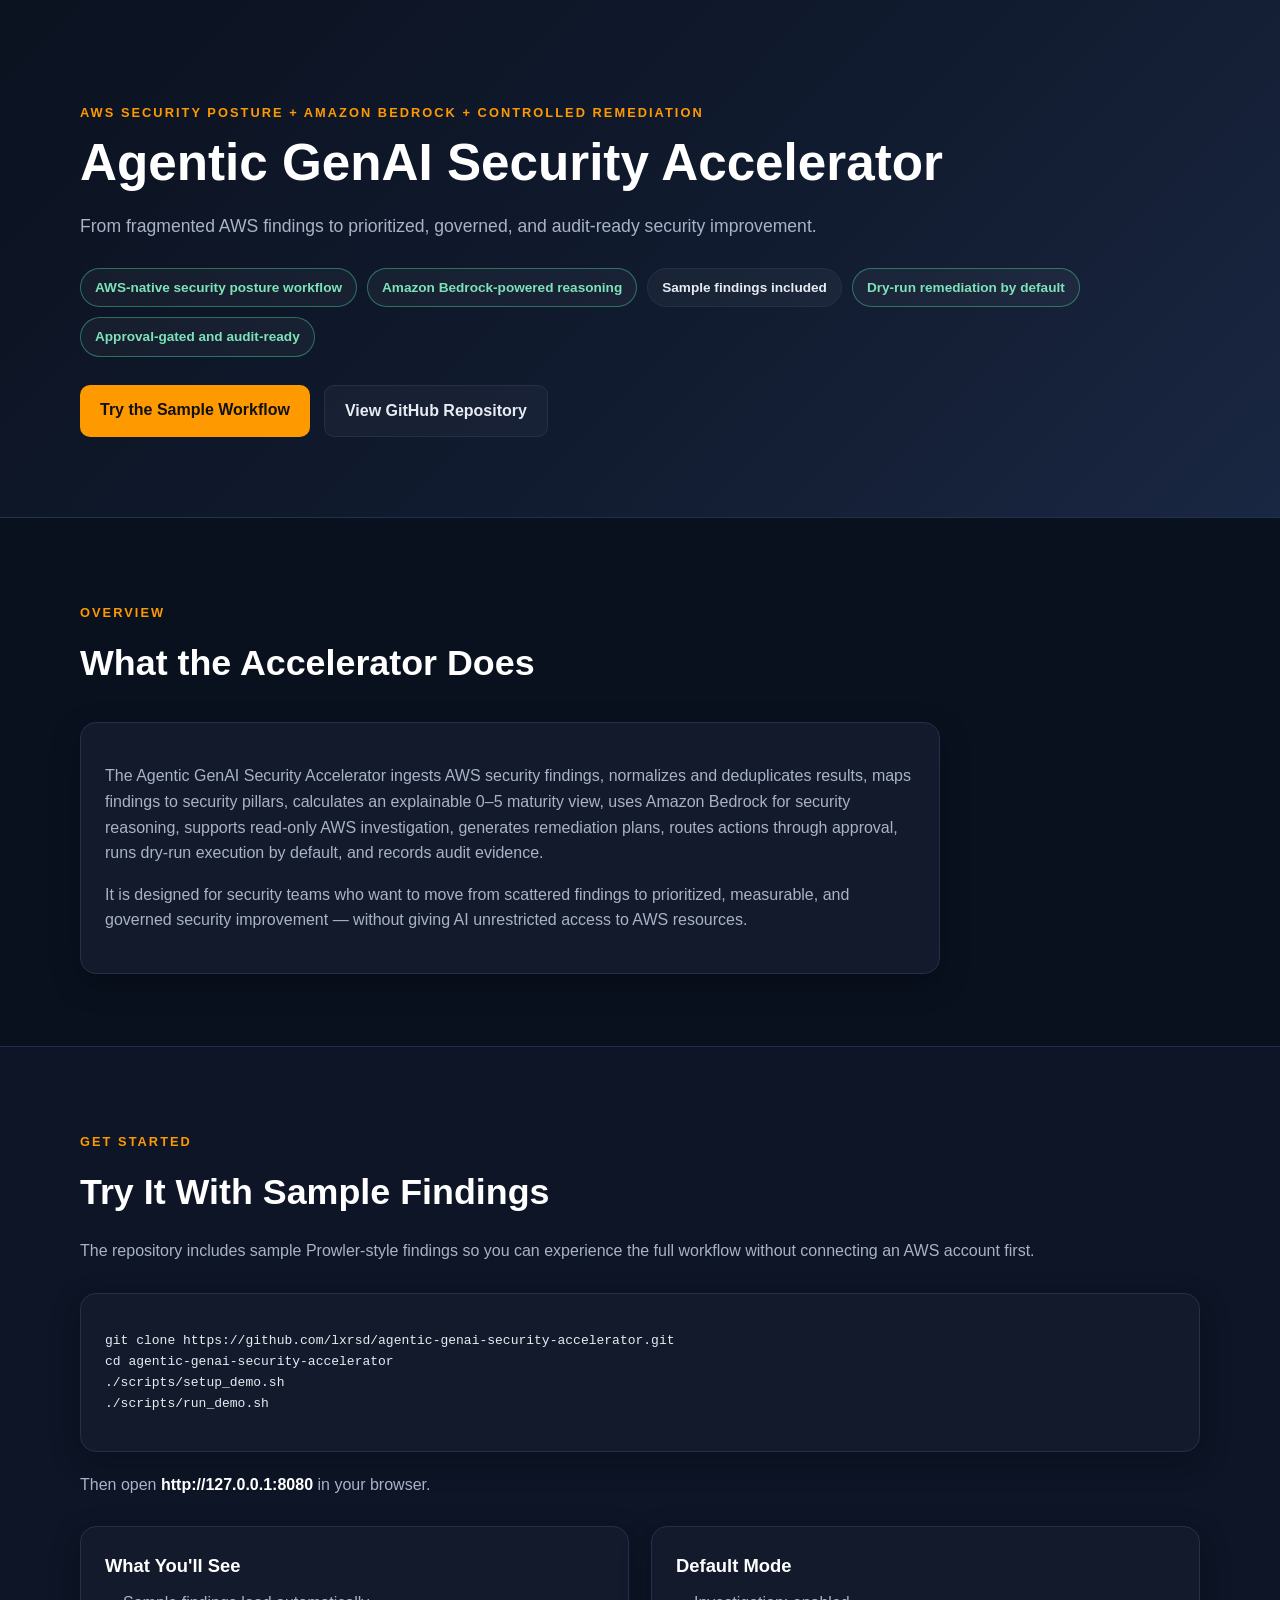
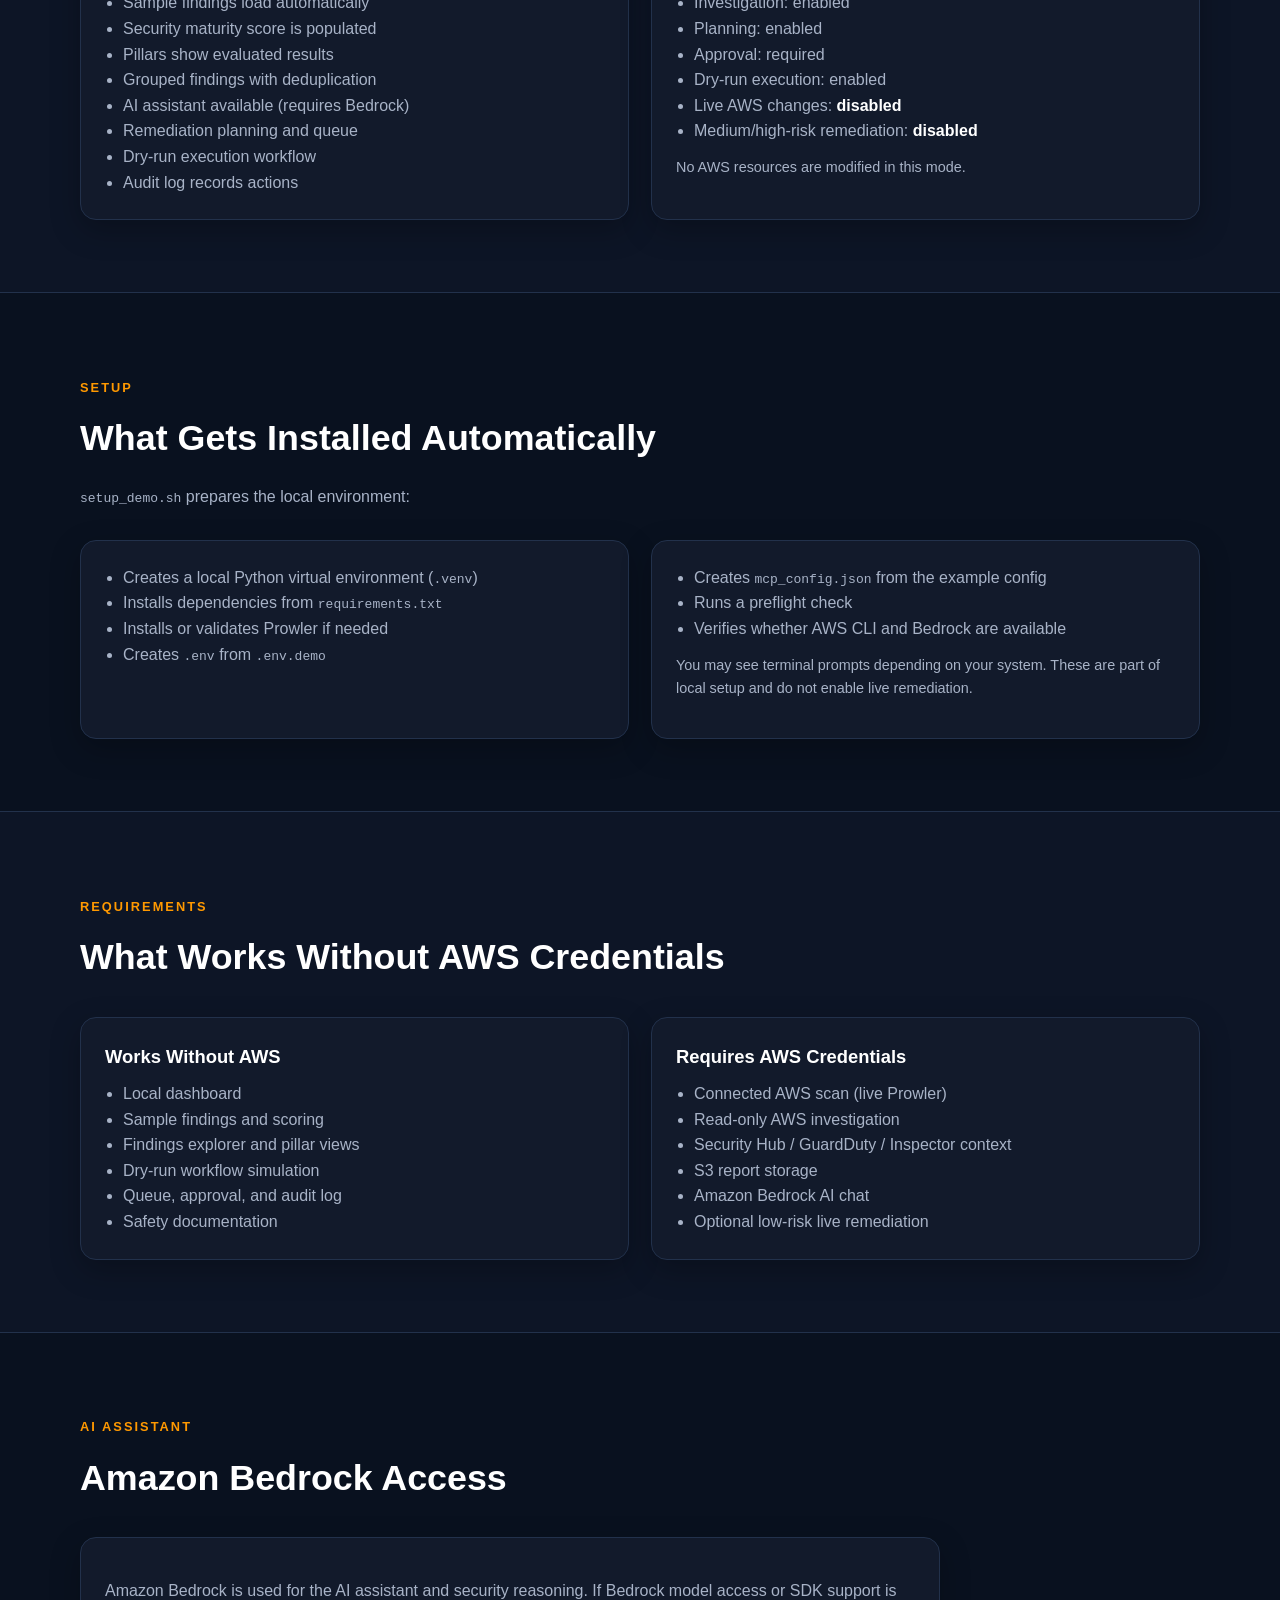
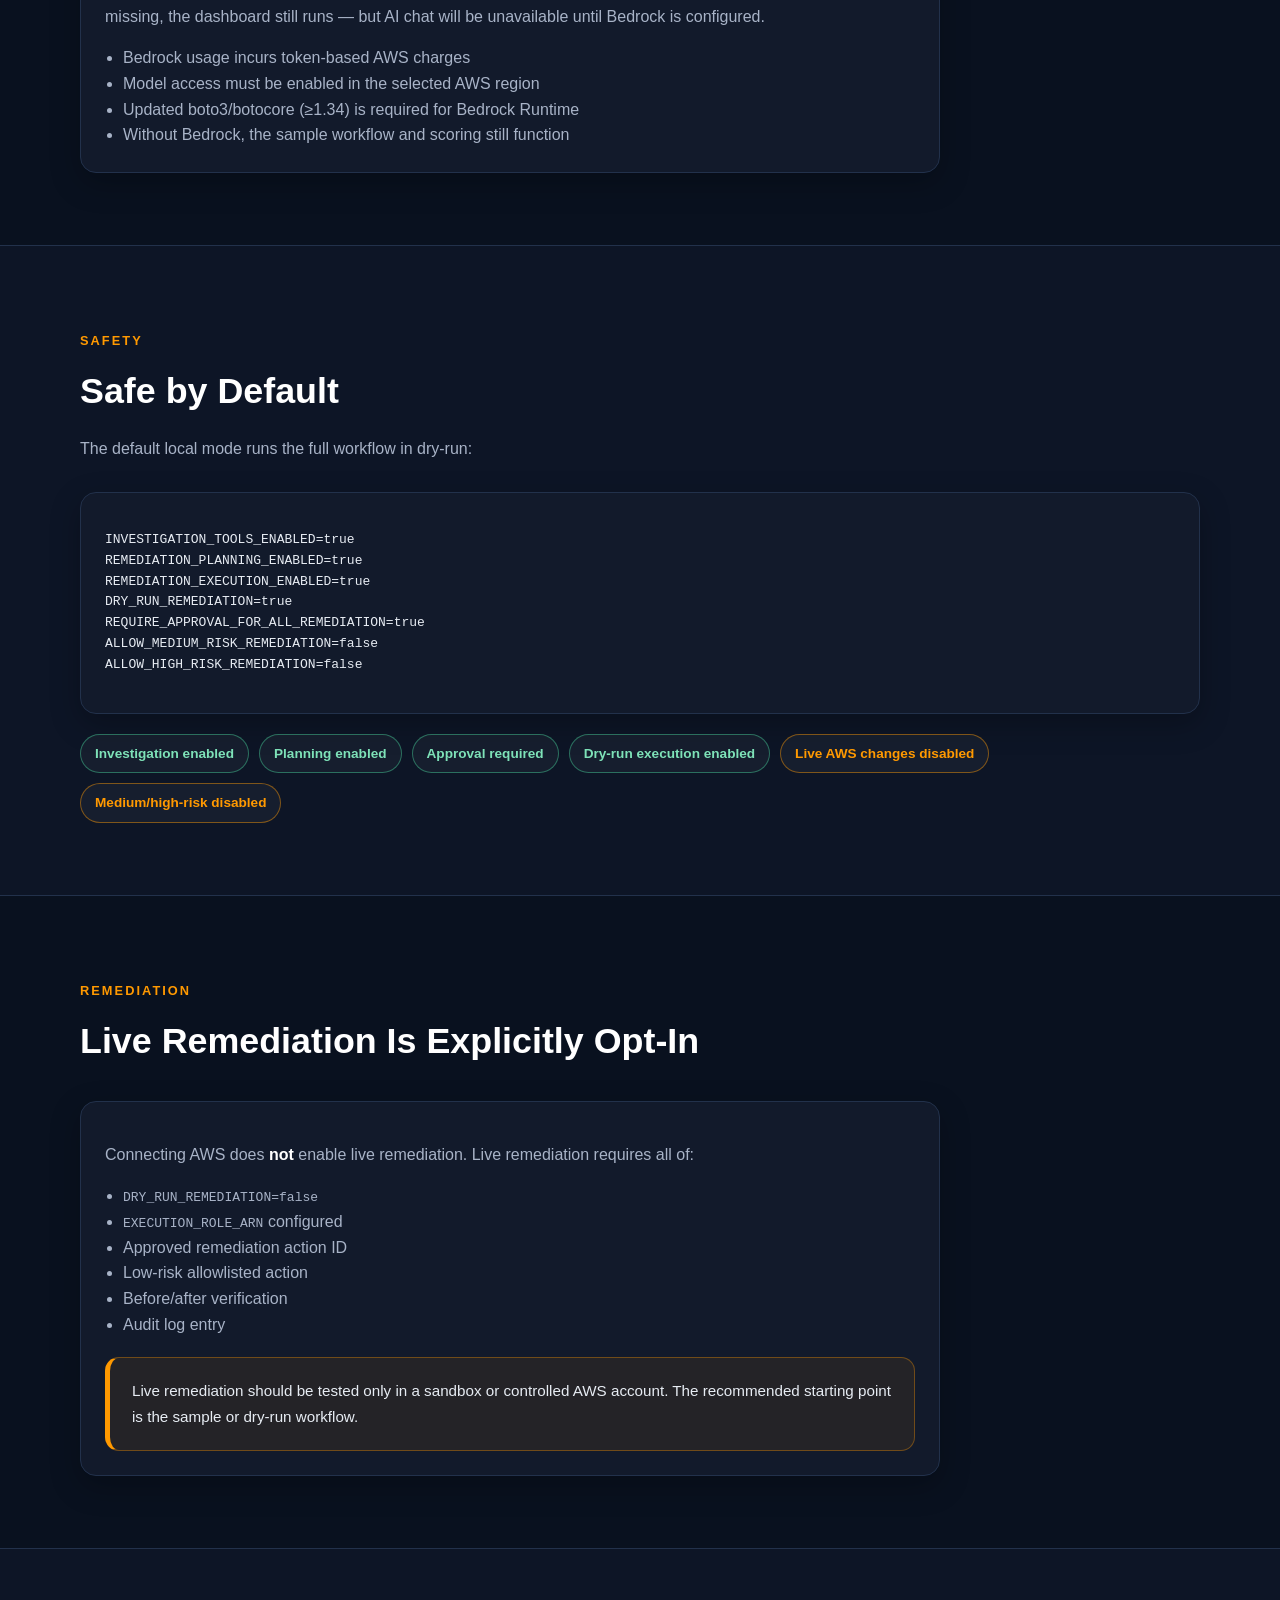
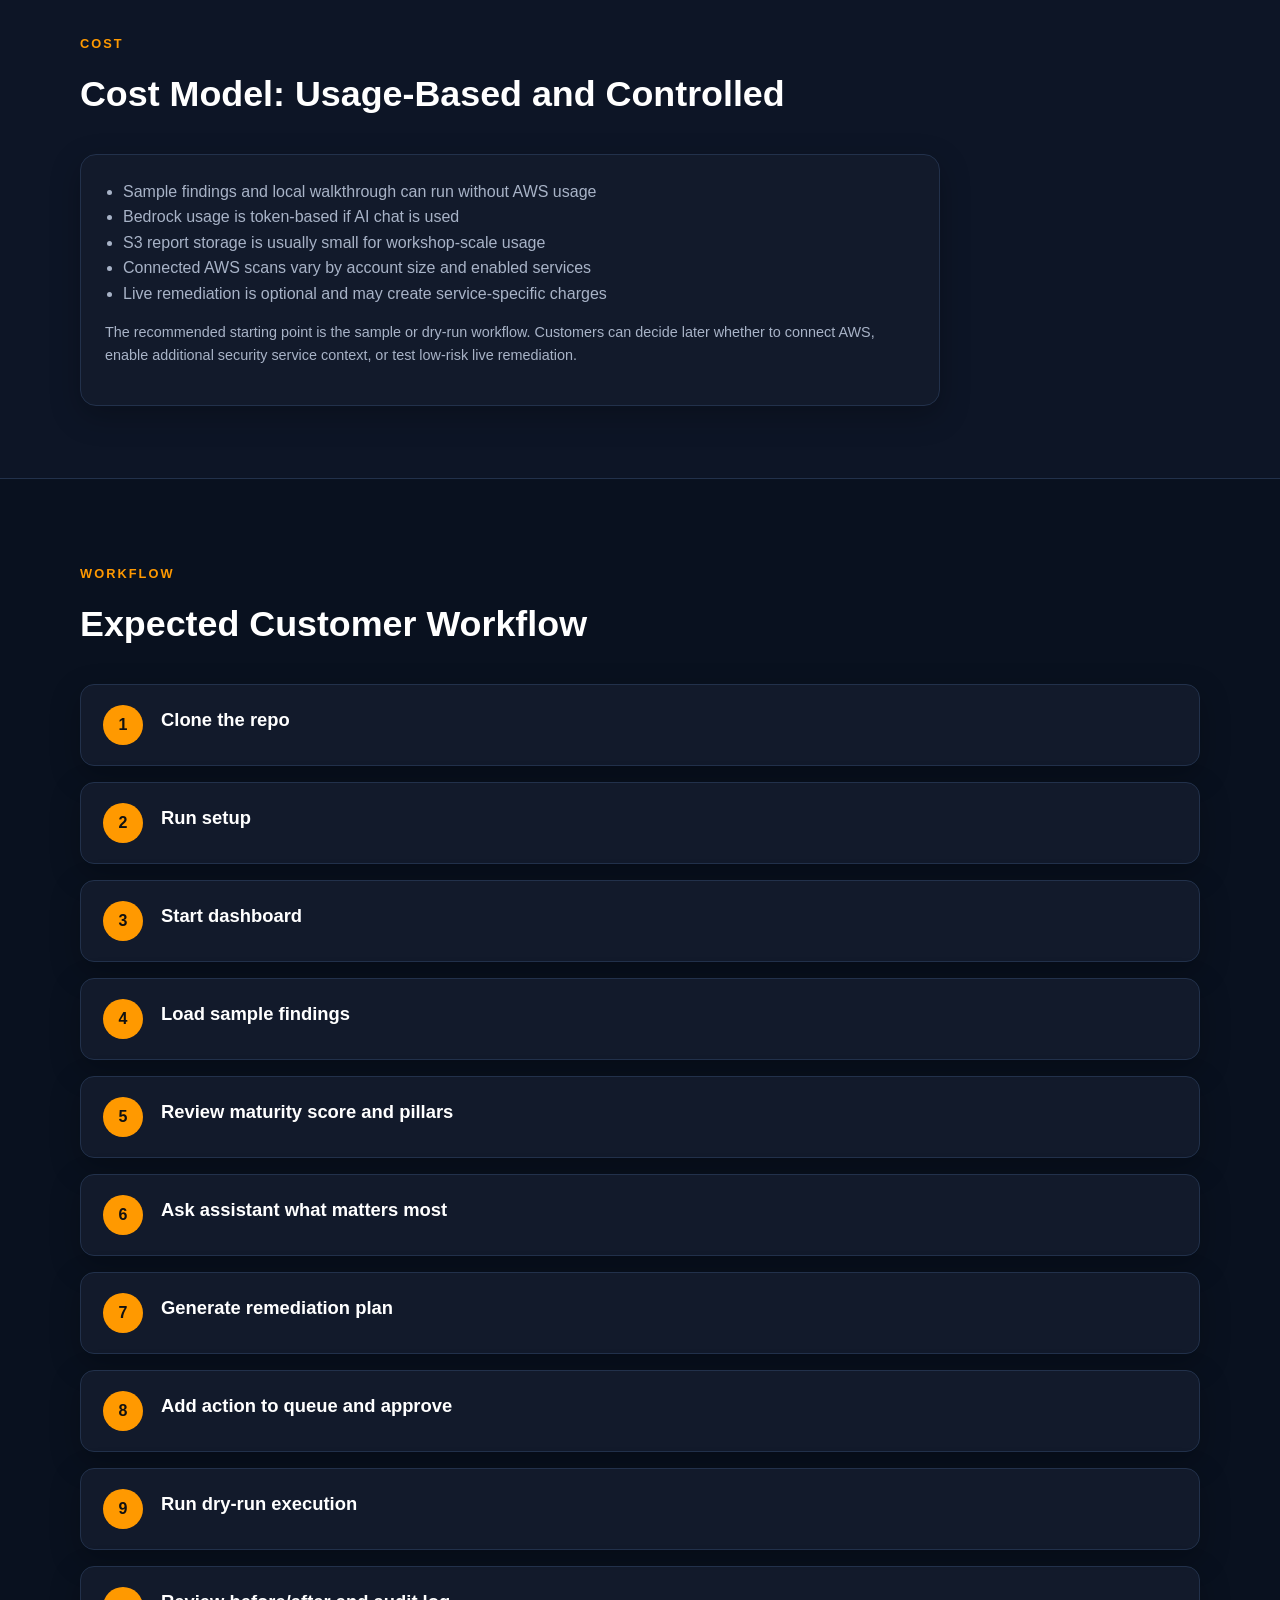
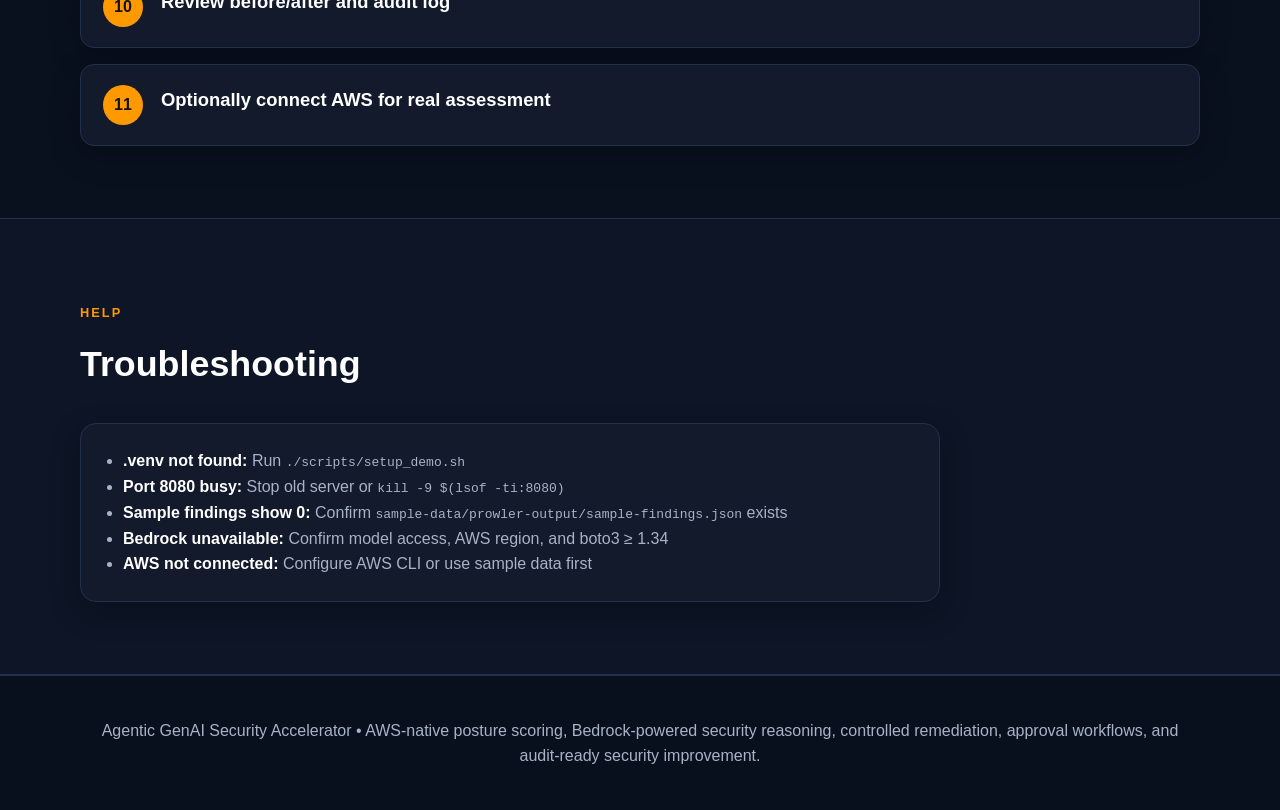
<file: docs/index.html>
<!DOCTYPE html>
<html lang="en">
<head>
  <meta charset="UTF-8" />
  <meta name="viewport" content="width=device-width, initial-scale=1.0" />
  <title>Agentic GenAI Security Accelerator</title>
  <link rel="stylesheet" href="style.css" />
</head>

<body>
  <header class="hero">
    <div class="container">
      <p class="eyebrow">AWS Security Posture + Amazon Bedrock + Controlled Remediation</p>
      <h1>Agentic GenAI Security Accelerator</h1>
      <p class="hero-text">
        From fragmented AWS findings to prioritized, governed, and audit-ready security improvement.
      </p>
      <div class="badge-row" style="margin-bottom:28px">
        <span class="badge badge-safe">AWS-native security posture workflow</span>
        <span class="badge badge-safe">Amazon Bedrock-powered reasoning</span>
        <span class="badge">Sample findings included</span>
        <span class="badge badge-safe">Dry-run remediation by default</span>
        <span class="badge badge-safe">Approval-gated and audit-ready</span>
      </div>
      <div class="hero-buttons">
        <a href="#try-it" class="btn btn-primary">Try the Sample Workflow</a>
        <a href="https://github.com/lxrsd/agentic-genai-security-accelerator" class="btn btn-secondary">View GitHub Repository</a>
      </div>
    </div>
  </header>

  <main>

    <!-- What the accelerator does -->
    <section class="section">
      <div class="container">
        <div class="section-heading">
          <p class="section-label">Overview</p>
          <h2>What the Accelerator Does</h2>
        </div>
        <div class="card" style="max-width:860px">
          <p>
            The Agentic GenAI Security Accelerator ingests AWS security findings, normalizes and
            deduplicates results, maps findings to security pillars, calculates an explainable 0–5
            maturity view, uses Amazon Bedrock for security reasoning, supports read-only AWS
            investigation, generates remediation plans, routes actions through approval, runs
            dry-run execution by default, and records audit evidence.
          </p>
          <p>
            It is designed for security teams who want to move from scattered findings to
            prioritized, measurable, and governed security improvement — without giving AI
            unrestricted access to AWS resources.
          </p>
        </div>
      </div>
    </section>

    <!-- Try it with sample data -->
    <section id="try-it" class="section alt-bg">
      <div class="container">
        <div class="section-heading">
          <p class="section-label">Get Started</p>
          <h2>Try It With Sample Findings</h2>
          <p>
            The repository includes sample Prowler-style findings so you can experience the
            full workflow without connecting an AWS account first.
          </p>
        </div>

        <div class="card code-card">
<pre>git clone https://github.com/lxrsd/agentic-genai-security-accelerator.git
cd agentic-genai-security-accelerator
./scripts/setup_demo.sh
./scripts/run_demo.sh</pre>
        </div>

        <p style="margin-top:20px">Then open <strong>http://127.0.0.1:8080</strong> in your browser.</p>

        <div class="grid two-col" style="margin-top:28px">
          <div class="card">
            <h3>What You'll See</h3>
            <ul class="clean-list">
              <li>Sample findings load automatically</li>
              <li>Security maturity score is populated</li>
              <li>Pillars show evaluated results</li>
              <li>Grouped findings with deduplication</li>
              <li>AI assistant available (requires Bedrock)</li>
              <li>Remediation planning and queue</li>
              <li>Dry-run execution workflow</li>
              <li>Audit log records actions</li>
            </ul>
          </div>
          <div class="card">
            <h3>Default Mode</h3>
            <ul class="clean-list">
              <li>Investigation: enabled</li>
              <li>Planning: enabled</li>
              <li>Approval: required</li>
              <li>Dry-run execution: enabled</li>
              <li>Live AWS changes: <strong>disabled</strong></li>
              <li>Medium/high-risk remediation: <strong>disabled</strong></li>
            </ul>
            <p style="margin-top:12px;font-size:0.9rem">No AWS resources are modified in this mode.</p>
          </div>
        </div>
      </div>
    </section>

    <!-- What setup does -->
    <section class="section">
      <div class="container">
        <div class="section-heading">
          <p class="section-label">Setup</p>
          <h2>What Gets Installed Automatically</h2>
          <p><code>setup_demo.sh</code> prepares the local environment:</p>
        </div>
        <div class="grid two-col">
          <div class="card">
            <ul class="clean-list">
              <li>Creates a local Python virtual environment (<code>.venv</code>)</li>
              <li>Installs dependencies from <code>requirements.txt</code></li>
              <li>Installs or validates Prowler if needed</li>
              <li>Creates <code>.env</code> from <code>.env.demo</code></li>
            </ul>
          </div>
          <div class="card">
            <ul class="clean-list">
              <li>Creates <code>mcp_config.json</code> from the example config</li>
              <li>Runs a preflight check</li>
              <li>Verifies whether AWS CLI and Bedrock are available</li>
            </ul>
            <p style="margin-top:12px;font-size:0.9rem">
              You may see terminal prompts depending on your system. These are part of local
              setup and do not enable live remediation.
            </p>
          </div>
        </div>
      </div>
    </section>

    <!-- AWS credentials -->
    <section class="section alt-bg">
      <div class="container">
        <div class="section-heading">
          <p class="section-label">Requirements</p>
          <h2>What Works Without AWS Credentials</h2>
        </div>
        <div class="grid two-col">
          <div class="card">
            <h3>Works Without AWS</h3>
            <ul class="clean-list">
              <li>Local dashboard</li>
              <li>Sample findings and scoring</li>
              <li>Findings explorer and pillar views</li>
              <li>Dry-run workflow simulation</li>
              <li>Queue, approval, and audit log</li>
              <li>Safety documentation</li>
            </ul>
          </div>
          <div class="card">
            <h3>Requires AWS Credentials</h3>
            <ul class="clean-list">
              <li>Connected AWS scan (live Prowler)</li>
              <li>Read-only AWS investigation</li>
              <li>Security Hub / GuardDuty / Inspector context</li>
              <li>S3 report storage</li>
              <li>Amazon Bedrock AI chat</li>
              <li>Optional low-risk live remediation</li>
            </ul>
          </div>
        </div>
      </div>
    </section>

    <!-- Bedrock -->
    <section class="section">
      <div class="container">
        <div class="section-heading">
          <p class="section-label">AI Assistant</p>
          <h2>Amazon Bedrock Access</h2>
        </div>
        <div class="card" style="max-width:860px">
          <p>
            Amazon Bedrock is used for the AI assistant and security reasoning. If Bedrock model
            access or SDK support is missing, the dashboard still runs — but AI chat will be
            unavailable until Bedrock is configured.
          </p>
          <ul class="clean-list" style="margin-top:12px">
            <li>Bedrock usage incurs token-based AWS charges</li>
            <li>Model access must be enabled in the selected AWS region</li>
            <li>Updated boto3/botocore (≥1.34) is required for Bedrock Runtime</li>
            <li>Without Bedrock, the sample workflow and scoring still function</li>
          </ul>
        </div>
      </div>
    </section>

    <!-- Safety -->
    <section class="section alt-bg">
      <div class="container">
        <div class="section-heading">
          <p class="section-label">Safety</p>
          <h2>Safe by Default</h2>
          <p>The default local mode runs the full workflow in dry-run:</p>
        </div>
        <div class="card code-card">
<pre>INVESTIGATION_TOOLS_ENABLED=true
REMEDIATION_PLANNING_ENABLED=true
REMEDIATION_EXECUTION_ENABLED=true
DRY_RUN_REMEDIATION=true
REQUIRE_APPROVAL_FOR_ALL_REMEDIATION=true
ALLOW_MEDIUM_RISK_REMEDIATION=false
ALLOW_HIGH_RISK_REMEDIATION=false</pre>
        </div>
        <div class="badge-row" style="margin-top:20px">
          <span class="badge badge-safe">Investigation enabled</span>
          <span class="badge badge-safe">Planning enabled</span>
          <span class="badge badge-safe">Approval required</span>
          <span class="badge badge-safe">Dry-run execution enabled</span>
          <span class="badge badge-warn">Live AWS changes disabled</span>
          <span class="badge badge-warn">Medium/high-risk disabled</span>
        </div>
      </div>
    </section>

    <!-- Live remediation boundary -->
    <section class="section">
      <div class="container">
        <div class="section-heading">
          <p class="section-label">Remediation</p>
          <h2>Live Remediation Is Explicitly Opt-In</h2>
        </div>
        <div class="card" style="max-width:860px">
          <p>Connecting AWS does <strong>not</strong> enable live remediation. Live remediation requires all of:</p>
          <ul class="clean-list" style="margin-top:12px">
            <li><code>DRY_RUN_REMEDIATION=false</code></li>
            <li><code>EXECUTION_ROLE_ARN</code> configured</li>
            <li>Approved remediation action ID</li>
            <li>Low-risk allowlisted action</li>
            <li>Before/after verification</li>
            <li>Audit log entry</li>
          </ul>
          <div class="safety-callout" style="margin-top:20px">
            <p>Live remediation should be tested only in a sandbox or controlled AWS account. The recommended starting point is the sample or dry-run workflow.</p>
          </div>
        </div>
      </div>
    </section>

    <!-- Cost -->
    <section class="section alt-bg">
      <div class="container">
        <div class="section-heading">
          <p class="section-label">Cost</p>
          <h2>Cost Model: Usage-Based and Controlled</h2>
        </div>
        <div class="card" style="max-width:860px">
          <ul class="clean-list">
            <li>Sample findings and local walkthrough can run without AWS usage</li>
            <li>Bedrock usage is token-based if AI chat is used</li>
            <li>S3 report storage is usually small for workshop-scale usage</li>
            <li>Connected AWS scans vary by account size and enabled services</li>
            <li>Live remediation is optional and may create service-specific charges</li>
          </ul>
          <p style="margin-top:14px;font-size:0.9rem">
            The recommended starting point is the sample or dry-run workflow. Customers can
            decide later whether to connect AWS, enable additional security service context,
            or test low-risk live remediation.
          </p>
        </div>
      </div>
    </section>

    <!-- Workflow -->
    <section class="section">
      <div class="container">
        <div class="section-heading">
          <p class="section-label">Workflow</p>
          <h2>Expected Customer Workflow</h2>
        </div>
        <div class="workflow-steps">
          <div class="workflow-step"><div class="step-num">1</div><div class="step-content"><h3>Clone the repo</h3></div></div>
          <div class="workflow-step"><div class="step-num">2</div><div class="step-content"><h3>Run setup</h3></div></div>
          <div class="workflow-step"><div class="step-num">3</div><div class="step-content"><h3>Start dashboard</h3></div></div>
          <div class="workflow-step"><div class="step-num">4</div><div class="step-content"><h3>Load sample findings</h3></div></div>
          <div class="workflow-step"><div class="step-num">5</div><div class="step-content"><h3>Review maturity score and pillars</h3></div></div>
          <div class="workflow-step"><div class="step-num">6</div><div class="step-content"><h3>Ask assistant what matters most</h3></div></div>
          <div class="workflow-step"><div class="step-num">7</div><div class="step-content"><h3>Generate remediation plan</h3></div></div>
          <div class="workflow-step"><div class="step-num">8</div><div class="step-content"><h3>Add action to queue and approve</h3></div></div>
          <div class="workflow-step"><div class="step-num">9</div><div class="step-content"><h3>Run dry-run execution</h3></div></div>
          <div class="workflow-step"><div class="step-num">10</div><div class="step-content"><h3>Review before/after and audit log</h3></div></div>
          <div class="workflow-step"><div class="step-num">11</div><div class="step-content"><h3>Optionally connect AWS for real assessment</h3></div></div>
        </div>
      </div>
    </section>

    <!-- Troubleshooting -->
    <section class="section alt-bg">
      <div class="container">
        <div class="section-heading">
          <p class="section-label">Help</p>
          <h2>Troubleshooting</h2>
        </div>
        <div class="card" style="max-width:860px">
          <ul class="clean-list">
            <li><strong>.venv not found:</strong> Run <code>./scripts/setup_demo.sh</code></li>
            <li><strong>Port 8080 busy:</strong> Stop old server or <code>kill -9 $(lsof -ti:8080)</code></li>
            <li><strong>Sample findings show 0:</strong> Confirm <code>sample-data/prowler-output/sample-findings.json</code> exists</li>
            <li><strong>Bedrock unavailable:</strong> Confirm model access, AWS region, and boto3 ≥ 1.34</li>
            <li><strong>AWS not connected:</strong> Configure AWS CLI or use sample data first</li>
          </ul>
        </div>
      </div>
    </section>

  </main>

  <footer class="footer">
    <div class="container">
      <p>
        Agentic GenAI Security Accelerator &bull; AWS-native posture scoring,
        Bedrock-powered security reasoning, controlled remediation, approval workflows,
        and audit-ready security improvement.
      </p>
    </div>
  </footer>
</body>
</html>
</file>
<file: docs/style.css>
:root {
  --bg: #0b1220;
  --panel: #121a2b;
  --panel-2: #172133;
  --text: #e7ecf3;
  --muted: #a8b3c7;
  --accent: #ff9900;
  --accent-dark: #e78600;
  --border: #22314b;
  --white: #ffffff;
  --shadow: 0 10px 30px rgba(0, 0, 0, 0.25);
}

* {
  box-sizing: border-box;
}

html {
  scroll-behavior: smooth;
}

body {
  margin: 0;
  font-family: Arial, Helvetica, sans-serif;
  background: #09111f;
  color: var(--text);
  line-height: 1.6;
}

.container {
  width: min(1120px, 92%);
  margin: 0 auto;
}

.hero {
  background: linear-gradient(135deg, #0b1220 0%, #111b2f 55%, #1a2742 100%);
  padding: 90px 0 80px;
  border-bottom: 1px solid var(--border);
}

.eyebrow,
.section-label {
  text-transform: uppercase;
  letter-spacing: 0.16em;
  font-size: 0.8rem;
  color: var(--accent);
  font-weight: 700;
  margin-bottom: 12px;
}

h1, h2, h3 {
  margin-top: 0;
  color: var(--white);
}

h1 {
  font-size: clamp(2.3rem, 4vw, 4rem);
  line-height: 1.1;
  margin-bottom: 20px;
}

h2 {
  font-size: clamp(1.8rem, 2.8vw, 2.5rem);
  margin-bottom: 8px;
}

h3 {
  font-size: 1.15rem;
  margin-bottom: 10px;
}

.hero-text {
  max-width: 800px;
  color: var(--muted);
  font-size: 1.1rem;
  margin-bottom: 28px;
}

.hero-buttons {
  display: flex;
  flex-wrap: wrap;
  gap: 14px;
}

.btn {
  display: inline-block;
  text-decoration: none;
  padding: 12px 20px;
  border-radius: 10px;
  font-weight: 700;
  transition: 0.2s ease;
}

.btn-primary {
  background: var(--accent);
  color: #111;
}

.btn-primary:hover {
  background: var(--accent-dark);
}

.btn-secondary {
  border: 1px solid var(--border);
  color: var(--text);
  background: rgba(255,255,255,0.03);
}

.btn-secondary:hover {
  background: rgba(255,255,255,0.08);
}

.section {
  padding: 72px 0;
}

.alt-bg {
  background: #0d1526;
  border-top: 1px solid var(--border);
  border-bottom: 1px solid var(--border);
}

.section-heading {
  margin-bottom: 30px;
}

.grid {
  display: grid;
  gap: 22px;
}

.two-col {
  grid-template-columns: repeat(2, minmax(0, 1fr));
}

.three-col {
  grid-template-columns: repeat(3, minmax(0, 1fr));
}

.card,
.feature-card {
  background: var(--panel);
  border: 1px solid var(--border);
  border-radius: 16px;
  padding: 24px;
  box-shadow: var(--shadow);
}

.feature-card {
  background: var(--panel-2);
}

.architecture-flow {
  display: flex;
  flex-wrap: wrap;
  gap: 14px;
  align-items: center;
  margin-top: 24px;
}

.arch-box {
  background: var(--panel);
  border: 1px solid var(--border);
  color: var(--text);
  padding: 14px 18px;
  border-radius: 12px;
  font-weight: 700;
  box-shadow: var(--shadow);
}

.arrow {
  font-size: 1.5rem;
  color: var(--accent);
  font-weight: 700;
}

.clean-list {
  padding-left: 18px;
  margin: 0;
}

.question-grid {
  display: grid;
  grid-template-columns: repeat(2, minmax(0, 1fr));
  gap: 16px;
}

.question {
  background: var(--panel);
  border: 1px solid var(--border);
  border-left: 4px solid var(--accent);
  padding: 18px;
  border-radius: 12px;
  box-shadow: var(--shadow);
}

.timeline {
  display: grid;
  gap: 18px;
}

.timeline-item {
  display: flex;
  gap: 18px;
  align-items: flex-start;
  background: var(--panel);
  border: 1px solid var(--border);
  border-radius: 14px;
  padding: 20px;
  box-shadow: var(--shadow);
}

.timeline-phase {
  min-width: 86px;
  text-align: center;
  background: var(--accent);
  color: #111;
  padding: 8px 12px;
  border-radius: 999px;
  font-weight: 700;
}

.footer {
  padding: 26px 0;
  border-top: 1px solid var(--border);
  background: #08101d;
  color: var(--muted);
  text-align: center;
}

.mt-32 {
  margin-top: 32px;
}

p {
  color: var(--muted);
}

li {
  color: var(--muted);
}

strong {
  color: var(--white);
}

@media (max-width: 900px) {
  .two-col,
  .three-col,
  .question-grid {
    grid-template-columns: 1fr;
  }

  .architecture-flow {
    flex-direction: column;
    align-items: stretch;
  }

  .arrow {
    transform: rotate(90deg);
    align-self: center;
  }

  .timeline-item {
    flex-direction: column;
  }
}

/* ─── Additional styles for enterprise landing page ─────────────── */

.four-col {
  grid-template-columns: repeat(4, minmax(0, 1fr));
}

.five-col {
  grid-template-columns: repeat(5, minmax(0, 1fr));
}

.accent-border {
  border-color: var(--accent);
  box-shadow: 0 0 12px rgba(255, 153, 0, 0.15);
}

/* Score cards */
.score-card {
  background: var(--panel);
  border: 1px solid var(--border);
  border-radius: 14px;
  padding: 24px 16px;
  text-align: center;
  box-shadow: var(--shadow);
}

.score-val {
  font-size: 2.2rem;
  font-weight: 800;
  color: var(--accent);
  line-height: 1;
  margin-bottom: 8px;
}

.score-label {
  font-size: 0.8rem;
  color: var(--muted);
  text-transform: uppercase;
  letter-spacing: 0.08em;
  font-weight: 600;
}

/* Chat bubbles */
.chat-examples {
  display: flex;
  flex-wrap: wrap;
  gap: 10px;
  margin-top: 24px;
}

.chat-bubble {
  background: var(--panel);
  border: 1px solid var(--border);
  border-left: 3px solid var(--accent);
  padding: 12px 18px;
  border-radius: 12px;
  font-size: 0.9rem;
  color: var(--text);
  box-shadow: var(--shadow);
}

/* Badge row */
.badge-row {
  display: flex;
  flex-wrap: wrap;
  gap: 10px;
  margin-top: 22px;
}

.badge {
  border: 1px solid var(--border);
  background: rgba(255, 255, 255, 0.04);
  color: var(--text);
  padding: 8px 14px;
  border-radius: 999px;
  font-size: 0.85rem;
  font-weight: 700;
}

.badge-safe {
  border-color: rgba(70, 211, 154, 0.45);
  color: #7ee2b8;
}

.badge-warn {
  border-color: rgba(255, 153, 0, 0.45);
  color: var(--accent);
}

/* Safety callout */
.safety-callout {
  margin-top: 28px;
  background: rgba(255, 153, 0, 0.08);
  border: 1px solid rgba(255, 153, 0, 0.35);
  border-left: 5px solid var(--accent);
  border-radius: 14px;
  padding: 20px 22px;
}

.safety-callout p {
  margin: 0;
  color: var(--text);
  font-size: 0.95rem;
  line-height: 1.7;
}

/* Workflow steps */
.workflow-steps {
  display: grid;
  gap: 16px;
  margin-top: 24px;
}

.workflow-step {
  display: flex;
  gap: 18px;
  align-items: flex-start;
  background: var(--panel);
  border: 1px solid var(--border);
  border-radius: 14px;
  padding: 20px 22px;
  box-shadow: var(--shadow);
}

.step-num {
  min-width: 40px;
  height: 40px;
  display: flex;
  align-items: center;
  justify-content: center;
  background: var(--accent);
  color: #111;
  border-radius: 50%;
  font-weight: 800;
  font-size: 1rem;
  flex-shrink: 0;
}

.step-content h3 {
  margin-bottom: 6px;
}

.step-content p {
  margin: 0;
}

@media (max-width: 900px) {
  .four-col,
  .five-col {
    grid-template-columns: repeat(2, minmax(0, 1fr));
  }
}

@media (max-width: 600px) {
  .four-col,
  .five-col {
    grid-template-columns: 1fr;
  }
}
</file>
